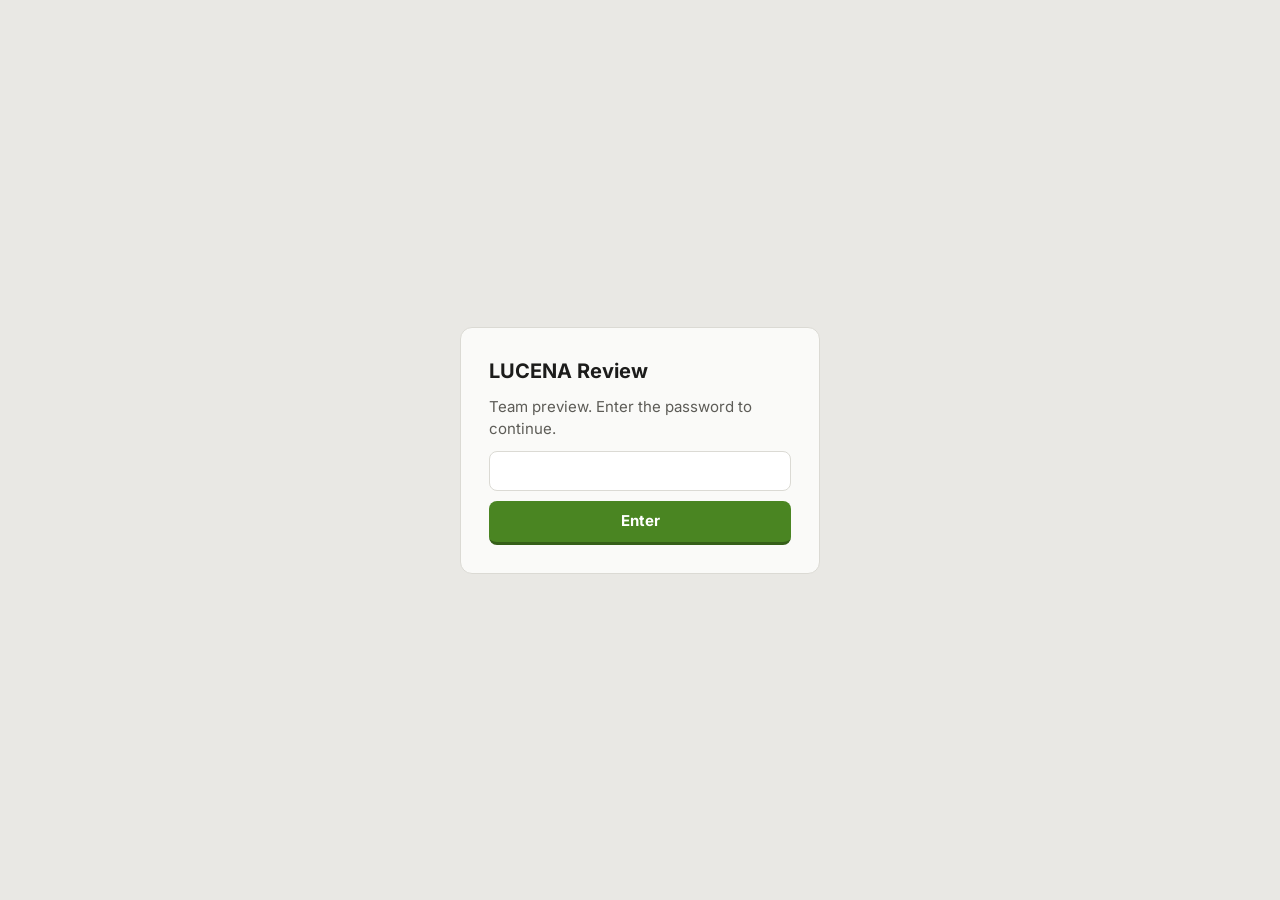
<file: index.html>
<!doctype html>
<html lang="en">
  <head>
    <meta charset="UTF-8" />
    <meta name="viewport" content="width=device-width, initial-scale=1.0" />
    <title>LUCENA Review Prototype</title>
    <script type="module" crossorigin src="./assets/index-BzWIVjGq.js"></script>
    <link rel="modulepreload" crossorigin href="./assets/rolldown-runtime-WkwZ5CU-.js">
    <link rel="stylesheet" crossorigin href="./assets/index-B5RlWLsZ.css">
  </head>
  <body>
    <div id="root"></div>
  </body>
</html>
</file>
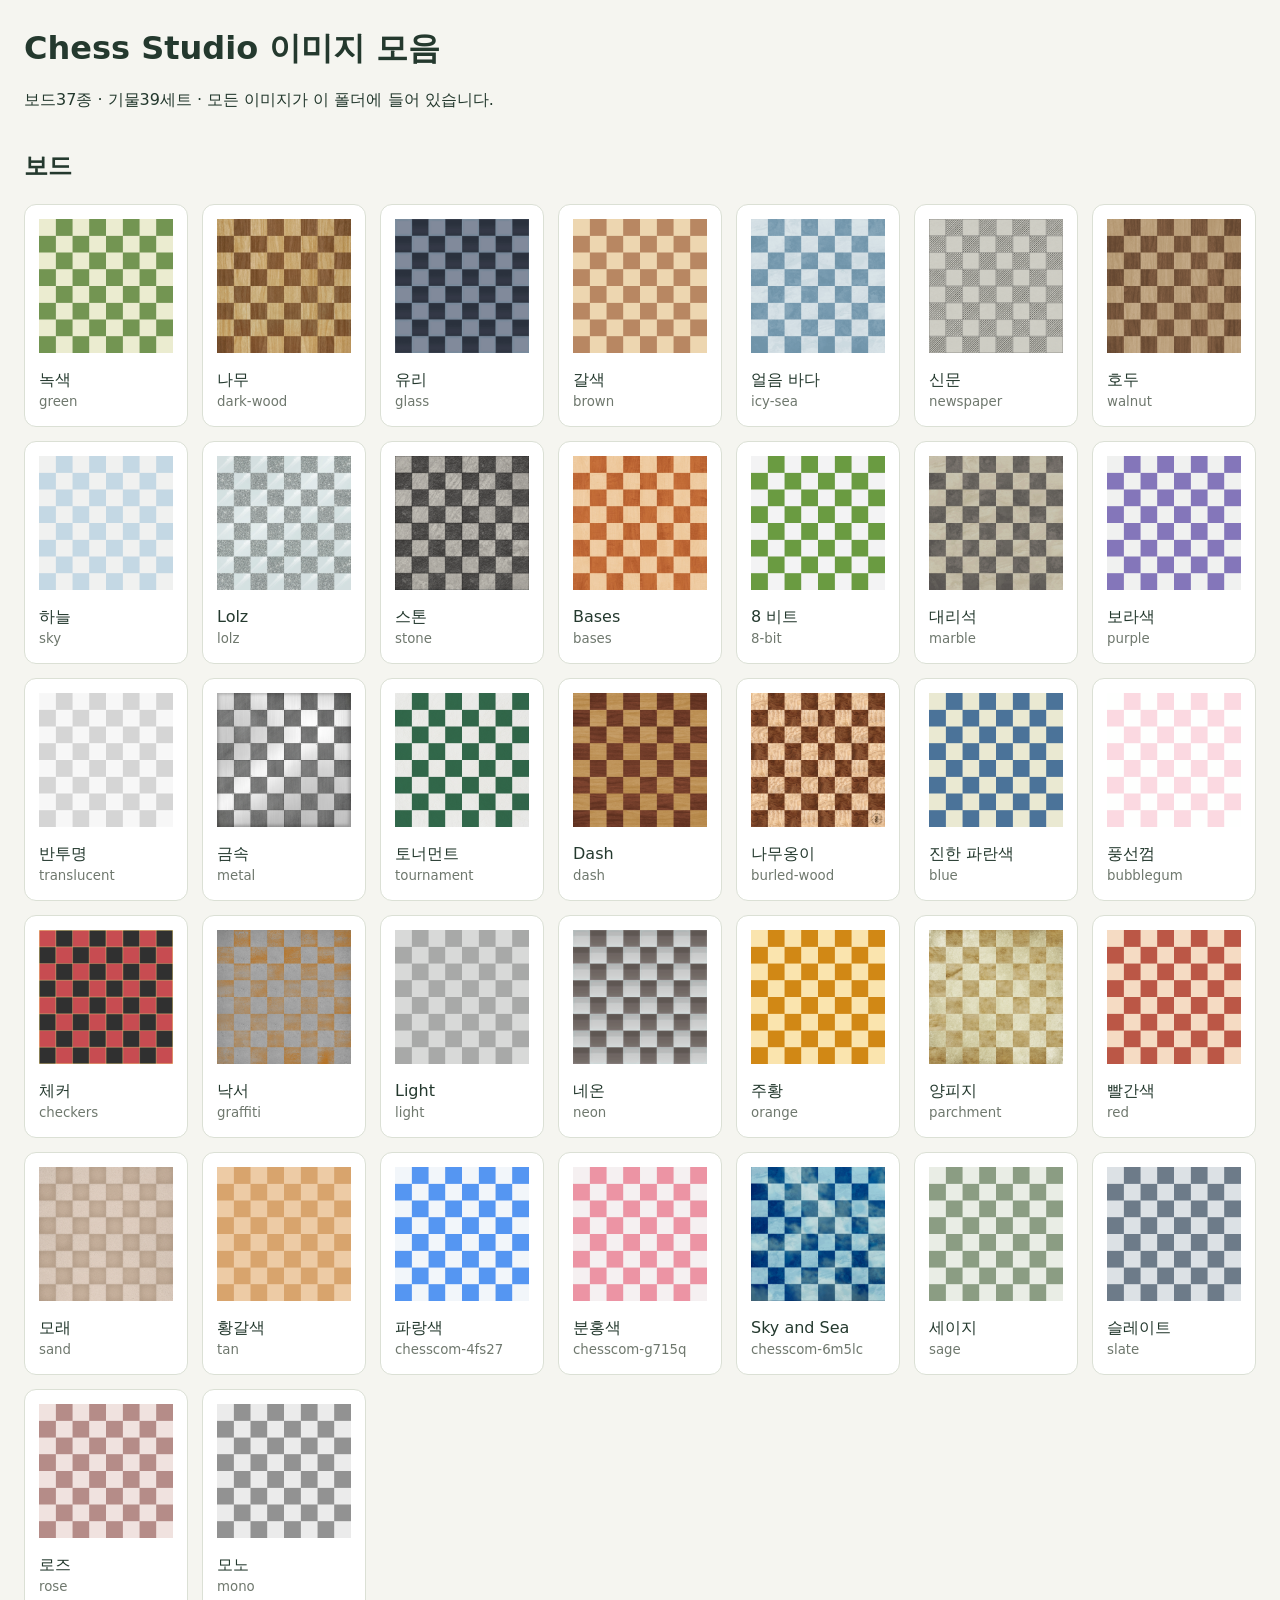
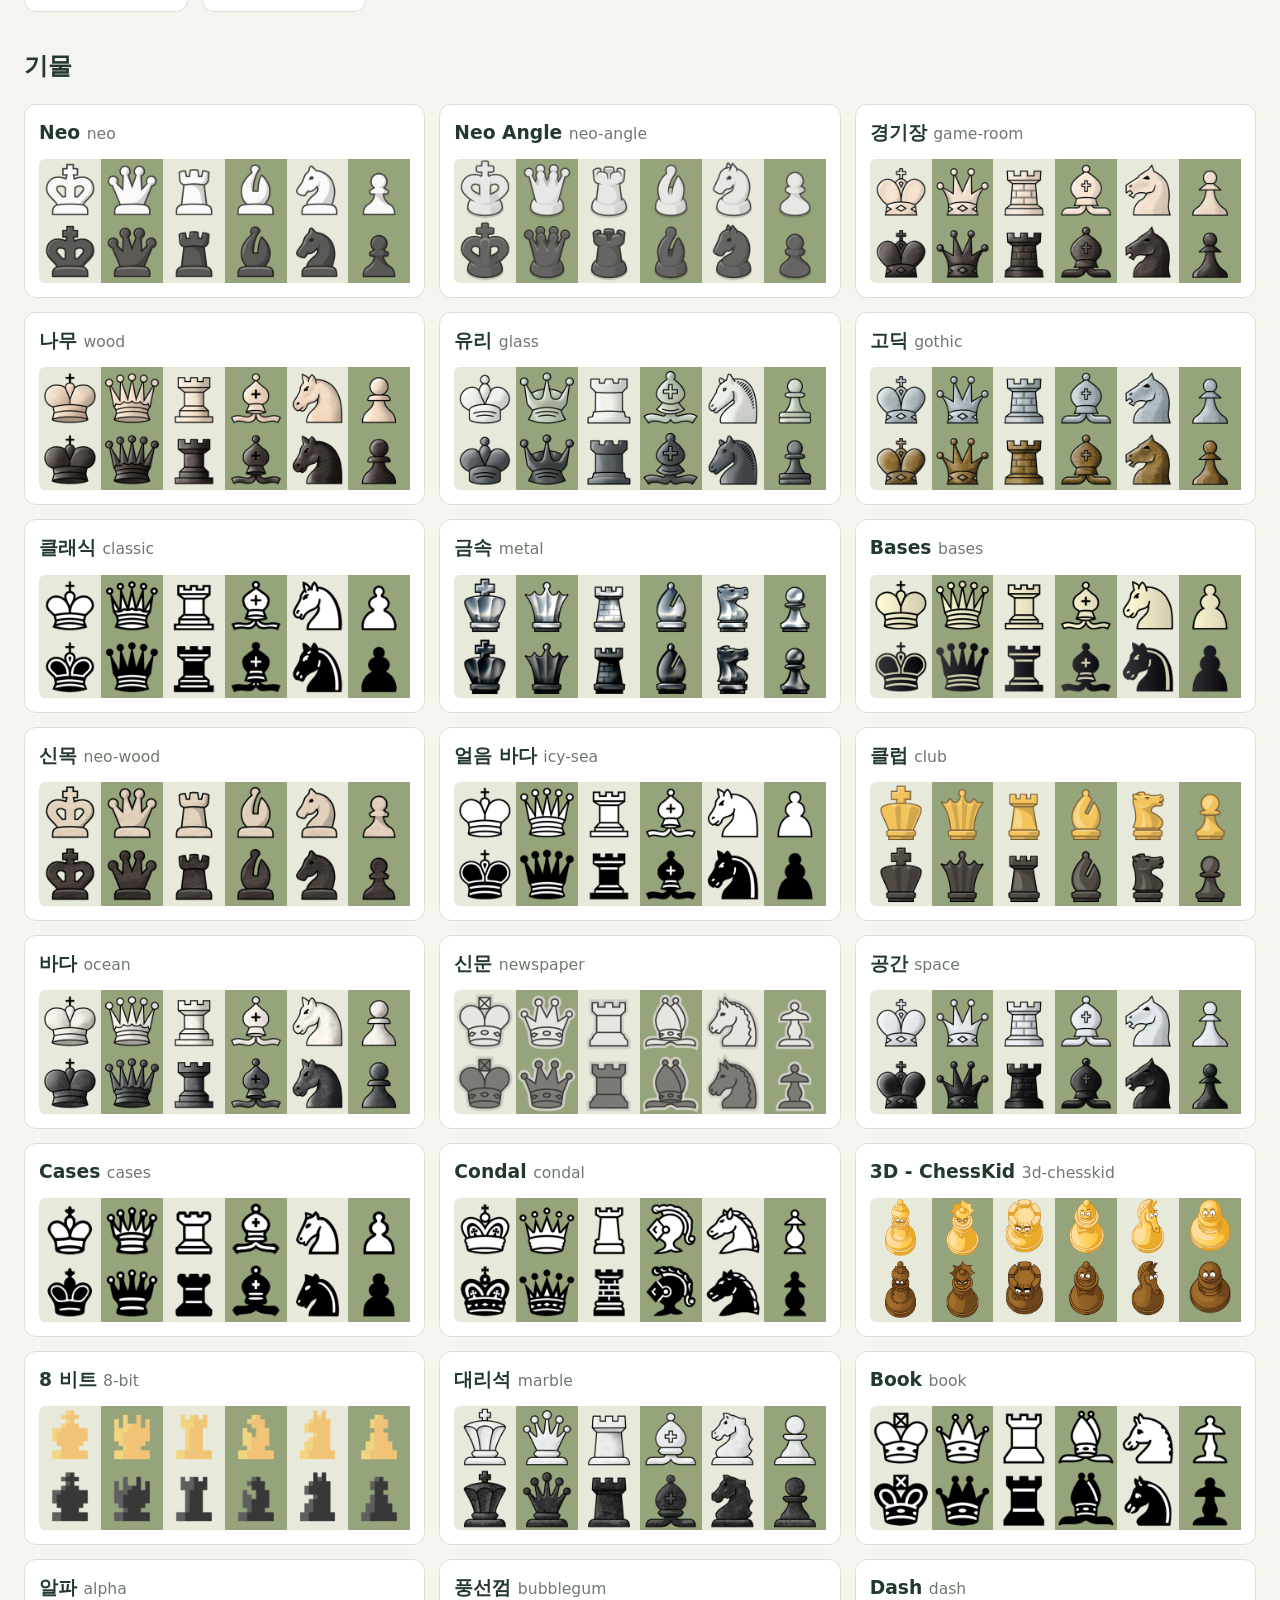
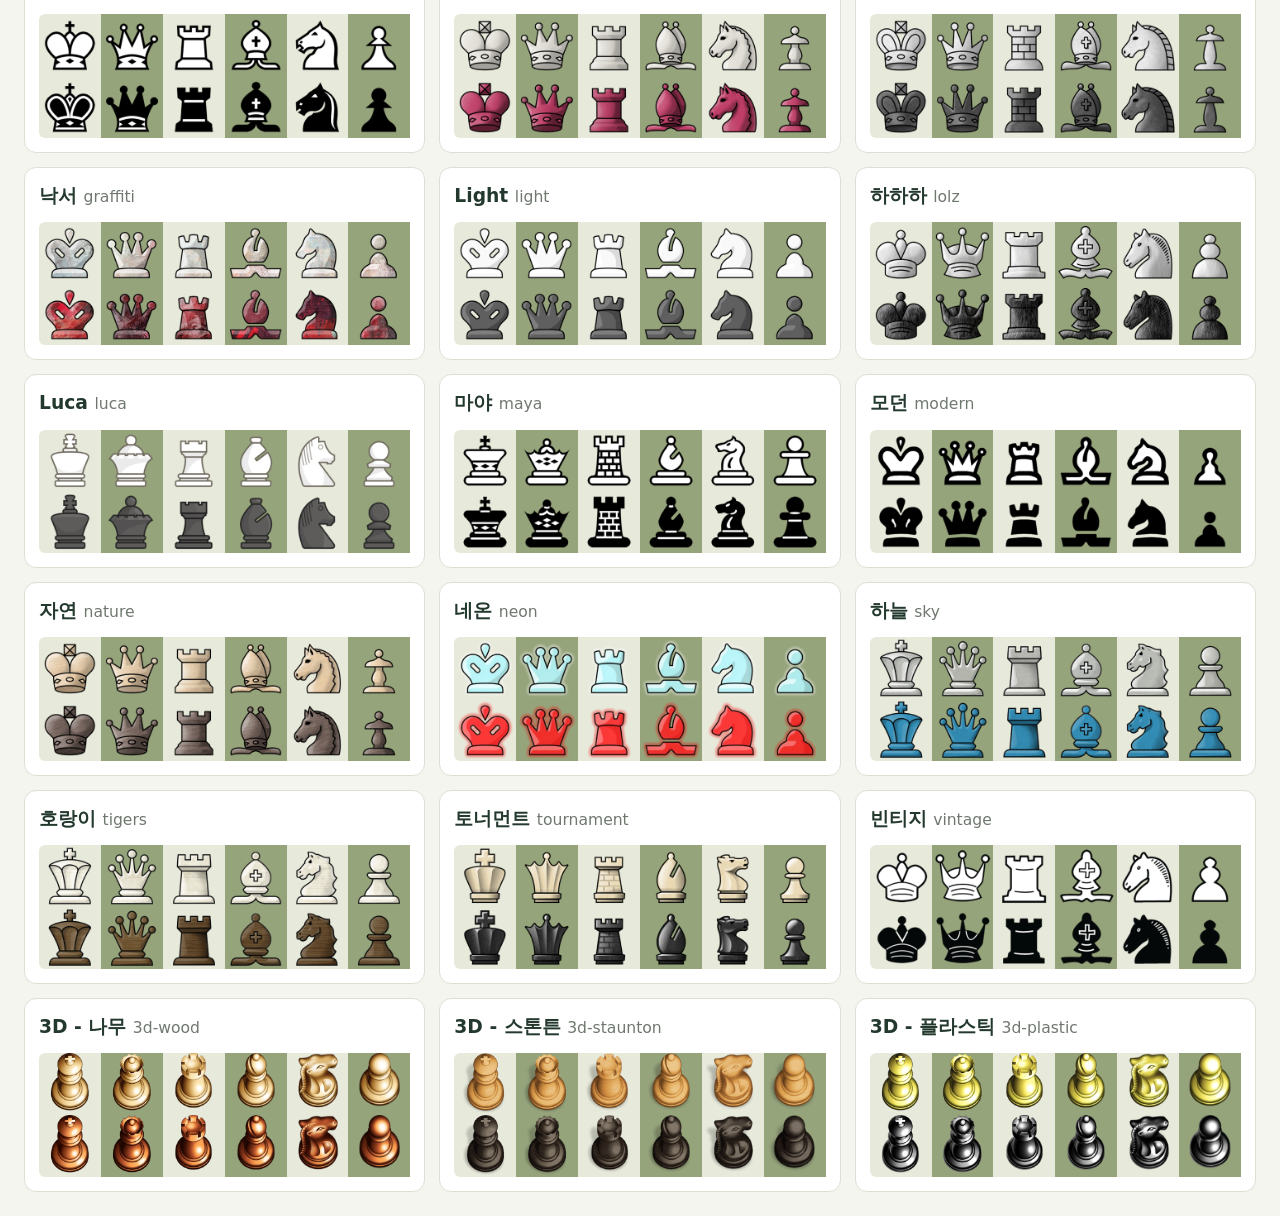
<file: local-themes/chess-studio-images/index.html>
<!doctype html><html lang="ko"><meta charset="utf-8"><meta name="viewport" content="width=device-width,initial-scale=1"><title>Chess Studio 이미지 모음</title><style>
body{font:16px/1.5 system-ui,sans-serif;margin:0;padding:24px;background:#f5f5f0;color:#24392e}h1{margin:0}h2{margin-top:36px}small{color:#6f786e;font-weight:400}figure,article{margin:0;padding:14px;border:1px solid #dbe0d5;border-radius:12px;background:#fff}.boards{display:grid;grid-template-columns:repeat(auto-fill,minmax(160px,1fr));gap:14px}.boards img{width:100%;aspect-ratio:1;object-fit:contain}figcaption{margin-top:8px}figcaption small{display:block}.sets{display:grid;grid-template-columns:repeat(auto-fill,minmax(300px,1fr));gap:14px}h3{margin:0 0 12px}.pieces{display:grid;grid-template-columns:repeat(6,1fr);background:#e7e9db;border-radius:6px}.pieces img{width:100%;aspect-ratio:1;object-fit:contain}.pieces img:nth-child(even){background:#96a47c}
</style><h1>Chess Studio 이미지 모음</h1><p>보드37종 · 기물39세트 · 모든 이미지가 이 폴더에 들어 있습니다.</p><h2>보드</h2><section class="boards"><figure><img src="boards/green/board.png" alt="녹색"><figcaption>녹색 <small>green</small></figcaption></figure><figure><img src="boards/dark-wood/board.webp" alt="나무"><figcaption>나무 <small>dark-wood</small></figcaption></figure><figure><img src="boards/glass/board.png" alt="유리"><figcaption>유리 <small>glass</small></figcaption></figure><figure><img src="boards/brown/board.png" alt="갈색"><figcaption>갈색 <small>brown</small></figcaption></figure><figure><img src="boards/icy-sea/board.png" alt="얼음 바다"><figcaption>얼음 바다 <small>icy-sea</small></figcaption></figure><figure><img src="boards/newspaper/board.webp" alt="신문"><figcaption>신문 <small>newspaper</small></figcaption></figure><figure><img src="boards/walnut/board.png" alt="호두"><figcaption>호두 <small>walnut</small></figcaption></figure><figure><img src="boards/sky/board.png" alt="하늘"><figcaption>하늘 <small>sky</small></figcaption></figure><figure><img src="boards/lolz/board.webp" alt="Lolz"><figcaption>Lolz <small>lolz</small></figcaption></figure><figure><img src="boards/stone/board.webp" alt="스톤"><figcaption>스톤 <small>stone</small></figcaption></figure><figure><img src="boards/bases/board.webp" alt="Bases"><figcaption>Bases <small>bases</small></figcaption></figure><figure><img src="boards/8-bit/board.png" alt="8 비트"><figcaption>8 비트 <small>8-bit</small></figcaption></figure><figure><img src="boards/marble/board.webp" alt="대리석"><figcaption>대리석 <small>marble</small></figcaption></figure><figure><img src="boards/purple/board.png" alt="보라색"><figcaption>보라색 <small>purple</small></figcaption></figure><figure><img src="boards/translucent/board.png" alt="반투명"><figcaption>반투명 <small>translucent</small></figcaption></figure><figure><img src="boards/metal/board.webp" alt="금속"><figcaption>금속 <small>metal</small></figcaption></figure><figure><img src="boards/tournament/board.webp" alt="토너먼트"><figcaption>토너먼트 <small>tournament</small></figcaption></figure><figure><img src="boards/dash/board.png" alt="Dash"><figcaption>Dash <small>dash</small></figcaption></figure><figure><img src="boards/burled-wood/board.webp" alt="나무옹이"><figcaption>나무옹이 <small>burled-wood</small></figcaption></figure><figure><img src="boards/blue/board.png" alt="진한 파란색"><figcaption>진한 파란색 <small>blue</small></figcaption></figure><figure><img src="boards/bubblegum/board.png" alt="풍선껌"><figcaption>풍선껌 <small>bubblegum</small></figcaption></figure><figure><img src="boards/checkers/board.png" alt="체커"><figcaption>체커 <small>checkers</small></figcaption></figure><figure><img src="boards/graffiti/board.webp" alt="낙서"><figcaption>낙서 <small>graffiti</small></figcaption></figure><figure><img src="boards/light/board.png" alt="Light"><figcaption>Light <small>light</small></figcaption></figure><figure><img src="boards/neon/board.png" alt="네온"><figcaption>네온 <small>neon</small></figcaption></figure><figure><img src="boards/orange/board.png" alt="주황"><figcaption>주황 <small>orange</small></figcaption></figure><figure><img src="boards/parchment/board.webp" alt="양피지"><figcaption>양피지 <small>parchment</small></figcaption></figure><figure><img src="boards/red/board.png" alt="빨간색"><figcaption>빨간색 <small>red</small></figcaption></figure><figure><img src="boards/sand/board.webp" alt="모래"><figcaption>모래 <small>sand</small></figcaption></figure><figure><img src="boards/tan/board.png" alt="황갈색"><figcaption>황갈색 <small>tan</small></figcaption></figure><figure><img src="boards/chesscom-4fs27/board.png" alt="파랑색"><figcaption>파랑색 <small>chesscom-4fs27</small></figcaption></figure><figure><img src="boards/chesscom-g715q/board.png" alt="분홍색"><figcaption>분홍색 <small>chesscom-g715q</small></figcaption></figure><figure><img src="boards/chesscom-6m5lc/board.jpg" alt="Sky and Sea"><figcaption>Sky and Sea <small>chesscom-6m5lc</small></figcaption></figure><figure><img src="boards/sage/board.png" alt="세이지"><figcaption>세이지 <small>sage</small></figcaption></figure><figure><img src="boards/slate/board.png" alt="슬레이트"><figcaption>슬레이트 <small>slate</small></figcaption></figure><figure><img src="boards/rose/board.png" alt="로즈"><figcaption>로즈 <small>rose</small></figcaption></figure><figure><img src="boards/mono/board.png" alt="모노"><figcaption>모노 <small>mono</small></figcaption></figure></section><h2>기물</h2><section class="sets"><article><h3>Neo <small>neo</small></h3><div class="pieces"><img src="pieces/neo/wk.png" alt="wk" title="wk"><img src="pieces/neo/wq.png" alt="wq" title="wq"><img src="pieces/neo/wr.webp" alt="wr" title="wr"><img src="pieces/neo/wb.webp" alt="wb" title="wb"><img src="pieces/neo/wn.png" alt="wn" title="wn"><img src="pieces/neo/wp.webp" alt="wp" title="wp"><img src="pieces/neo/bk.webp" alt="bk" title="bk"><img src="pieces/neo/bq.png" alt="bq" title="bq"><img src="pieces/neo/br.webp" alt="br" title="br"><img src="pieces/neo/bb.webp" alt="bb" title="bb"><img src="pieces/neo/bn.webp" alt="bn" title="bn"><img src="pieces/neo/bp.webp" alt="bp" title="bp"></div></article><article><h3>Neo Angle <small>neo-angle</small></h3><div class="pieces"><img src="pieces/neo-angle/wk.webp" alt="wk" title="wk"><img src="pieces/neo-angle/wq.webp" alt="wq" title="wq"><img src="pieces/neo-angle/wr.webp" alt="wr" title="wr"><img src="pieces/neo-angle/wb.webp" alt="wb" title="wb"><img src="pieces/neo-angle/wn.webp" alt="wn" title="wn"><img src="pieces/neo-angle/wp.webp" alt="wp" title="wp"><img src="pieces/neo-angle/bk.webp" alt="bk" title="bk"><img src="pieces/neo-angle/bq.webp" alt="bq" title="bq"><img src="pieces/neo-angle/br.webp" alt="br" title="br"><img src="pieces/neo-angle/bb.webp" alt="bb" title="bb"><img src="pieces/neo-angle/bn.webp" alt="bn" title="bn"><img src="pieces/neo-angle/bp.webp" alt="bp" title="bp"></div></article><article><h3>경기장 <small>game-room</small></h3><div class="pieces"><img src="pieces/game-room/wk.png" alt="wk" title="wk"><img src="pieces/game-room/wq.png" alt="wq" title="wq"><img src="pieces/game-room/wr.png" alt="wr" title="wr"><img src="pieces/game-room/wb.png" alt="wb" title="wb"><img src="pieces/game-room/wn.png" alt="wn" title="wn"><img src="pieces/game-room/wp.png" alt="wp" title="wp"><img src="pieces/game-room/bk.png" alt="bk" title="bk"><img src="pieces/game-room/bq.png" alt="bq" title="bq"><img src="pieces/game-room/br.png" alt="br" title="br"><img src="pieces/game-room/bb.png" alt="bb" title="bb"><img src="pieces/game-room/bn.png" alt="bn" title="bn"><img src="pieces/game-room/bp.png" alt="bp" title="bp"></div></article><article><h3>나무 <small>wood</small></h3><div class="pieces"><img src="pieces/wood/wk.png" alt="wk" title="wk"><img src="pieces/wood/wq.png" alt="wq" title="wq"><img src="pieces/wood/wr.png" alt="wr" title="wr"><img src="pieces/wood/wb.png" alt="wb" title="wb"><img src="pieces/wood/wn.webp" alt="wn" title="wn"><img src="pieces/wood/wp.png" alt="wp" title="wp"><img src="pieces/wood/bk.png" alt="bk" title="bk"><img src="pieces/wood/bq.png" alt="bq" title="bq"><img src="pieces/wood/br.png" alt="br" title="br"><img src="pieces/wood/bb.png" alt="bb" title="bb"><img src="pieces/wood/bn.png" alt="bn" title="bn"><img src="pieces/wood/bp.png" alt="bp" title="bp"></div></article><article><h3>유리 <small>glass</small></h3><div class="pieces"><img src="pieces/glass/wk.png" alt="wk" title="wk"><img src="pieces/glass/wq.png" alt="wq" title="wq"><img src="pieces/glass/wr.png" alt="wr" title="wr"><img src="pieces/glass/wb.png" alt="wb" title="wb"><img src="pieces/glass/wn.png" alt="wn" title="wn"><img src="pieces/glass/wp.png" alt="wp" title="wp"><img src="pieces/glass/bk.png" alt="bk" title="bk"><img src="pieces/glass/bq.png" alt="bq" title="bq"><img src="pieces/glass/br.png" alt="br" title="br"><img src="pieces/glass/bb.png" alt="bb" title="bb"><img src="pieces/glass/bn.png" alt="bn" title="bn"><img src="pieces/glass/bp.png" alt="bp" title="bp"></div></article><article><h3>고딕 <small>gothic</small></h3><div class="pieces"><img src="pieces/gothic/wk.png" alt="wk" title="wk"><img src="pieces/gothic/wq.png" alt="wq" title="wq"><img src="pieces/gothic/wr.png" alt="wr" title="wr"><img src="pieces/gothic/wb.png" alt="wb" title="wb"><img src="pieces/gothic/wn.png" alt="wn" title="wn"><img src="pieces/gothic/wp.png" alt="wp" title="wp"><img src="pieces/gothic/bk.webp" alt="bk" title="bk"><img src="pieces/gothic/bq.png" alt="bq" title="bq"><img src="pieces/gothic/br.png" alt="br" title="br"><img src="pieces/gothic/bb.png" alt="bb" title="bb"><img src="pieces/gothic/bn.png" alt="bn" title="bn"><img src="pieces/gothic/bp.png" alt="bp" title="bp"></div></article><article><h3>클래식 <small>classic</small></h3><div class="pieces"><img src="pieces/classic/wk.png" alt="wk" title="wk"><img src="pieces/classic/wq.png" alt="wq" title="wq"><img src="pieces/classic/wr.png" alt="wr" title="wr"><img src="pieces/classic/wb.png" alt="wb" title="wb"><img src="pieces/classic/wn.png" alt="wn" title="wn"><img src="pieces/classic/wp.png" alt="wp" title="wp"><img src="pieces/classic/bk.png" alt="bk" title="bk"><img src="pieces/classic/bq.png" alt="bq" title="bq"><img src="pieces/classic/br.png" alt="br" title="br"><img src="pieces/classic/bb.png" alt="bb" title="bb"><img src="pieces/classic/bn.png" alt="bn" title="bn"><img src="pieces/classic/bp.png" alt="bp" title="bp"></div></article><article><h3>금속 <small>metal</small></h3><div class="pieces"><img src="pieces/metal/wk.png" alt="wk" title="wk"><img src="pieces/metal/wq.png" alt="wq" title="wq"><img src="pieces/metal/wr.webp" alt="wr" title="wr"><img src="pieces/metal/wb.png" alt="wb" title="wb"><img src="pieces/metal/wn.png" alt="wn" title="wn"><img src="pieces/metal/wp.png" alt="wp" title="wp"><img src="pieces/metal/bk.png" alt="bk" title="bk"><img src="pieces/metal/bq.png" alt="bq" title="bq"><img src="pieces/metal/br.png" alt="br" title="br"><img src="pieces/metal/bb.png" alt="bb" title="bb"><img src="pieces/metal/bn.png" alt="bn" title="bn"><img src="pieces/metal/bp.png" alt="bp" title="bp"></div></article><article><h3>Bases <small>bases</small></h3><div class="pieces"><img src="pieces/bases/wk.png" alt="wk" title="wk"><img src="pieces/bases/wq.png" alt="wq" title="wq"><img src="pieces/bases/wr.png" alt="wr" title="wr"><img src="pieces/bases/wb.png" alt="wb" title="wb"><img src="pieces/bases/wn.png" alt="wn" title="wn"><img src="pieces/bases/wp.png" alt="wp" title="wp"><img src="pieces/bases/bk.png" alt="bk" title="bk"><img src="pieces/bases/bq.png" alt="bq" title="bq"><img src="pieces/bases/br.png" alt="br" title="br"><img src="pieces/bases/bb.png" alt="bb" title="bb"><img src="pieces/bases/bn.png" alt="bn" title="bn"><img src="pieces/bases/bp.png" alt="bp" title="bp"></div></article><article><h3>신목 <small>neo-wood</small></h3><div class="pieces"><img src="pieces/neo-wood/wk.png" alt="wk" title="wk"><img src="pieces/neo-wood/wq.png" alt="wq" title="wq"><img src="pieces/neo-wood/wr.png" alt="wr" title="wr"><img src="pieces/neo-wood/wb.png" alt="wb" title="wb"><img src="pieces/neo-wood/wn.png" alt="wn" title="wn"><img src="pieces/neo-wood/wp.png" alt="wp" title="wp"><img src="pieces/neo-wood/bk.png" alt="bk" title="bk"><img src="pieces/neo-wood/bq.png" alt="bq" title="bq"><img src="pieces/neo-wood/br.png" alt="br" title="br"><img src="pieces/neo-wood/bb.png" alt="bb" title="bb"><img src="pieces/neo-wood/bn.png" alt="bn" title="bn"><img src="pieces/neo-wood/bp.png" alt="bp" title="bp"></div></article><article><h3>얼음 바다 <small>icy-sea</small></h3><div class="pieces"><img src="pieces/icy-sea/wk.webp" alt="wk" title="wk"><img src="pieces/icy-sea/wq.png" alt="wq" title="wq"><img src="pieces/icy-sea/wr.png" alt="wr" title="wr"><img src="pieces/icy-sea/wb.png" alt="wb" title="wb"><img src="pieces/icy-sea/wn.png" alt="wn" title="wn"><img src="pieces/icy-sea/wp.png" alt="wp" title="wp"><img src="pieces/icy-sea/bk.webp" alt="bk" title="bk"><img src="pieces/icy-sea/bq.webp" alt="bq" title="bq"><img src="pieces/icy-sea/br.webp" alt="br" title="br"><img src="pieces/icy-sea/bb.webp" alt="bb" title="bb"><img src="pieces/icy-sea/bn.webp" alt="bn" title="bn"><img src="pieces/icy-sea/bp.webp" alt="bp" title="bp"></div></article><article><h3>클럽 <small>club</small></h3><div class="pieces"><img src="pieces/club/wk.png" alt="wk" title="wk"><img src="pieces/club/wq.png" alt="wq" title="wq"><img src="pieces/club/wr.png" alt="wr" title="wr"><img src="pieces/club/wb.png" alt="wb" title="wb"><img src="pieces/club/wn.png" alt="wn" title="wn"><img src="pieces/club/wp.png" alt="wp" title="wp"><img src="pieces/club/bk.png" alt="bk" title="bk"><img src="pieces/club/bq.png" alt="bq" title="bq"><img src="pieces/club/br.png" alt="br" title="br"><img src="pieces/club/bb.png" alt="bb" title="bb"><img src="pieces/club/bn.png" alt="bn" title="bn"><img src="pieces/club/bp.png" alt="bp" title="bp"></div></article><article><h3>바다 <small>ocean</small></h3><div class="pieces"><img src="pieces/ocean/wk.png" alt="wk" title="wk"><img src="pieces/ocean/wq.png" alt="wq" title="wq"><img src="pieces/ocean/wr.png" alt="wr" title="wr"><img src="pieces/ocean/wb.png" alt="wb" title="wb"><img src="pieces/ocean/wn.png" alt="wn" title="wn"><img src="pieces/ocean/wp.png" alt="wp" title="wp"><img src="pieces/ocean/bk.png" alt="bk" title="bk"><img src="pieces/ocean/bq.png" alt="bq" title="bq"><img src="pieces/ocean/br.png" alt="br" title="br"><img src="pieces/ocean/bb.png" alt="bb" title="bb"><img src="pieces/ocean/bn.png" alt="bn" title="bn"><img src="pieces/ocean/bp.png" alt="bp" title="bp"></div></article><article><h3>신문 <small>newspaper</small></h3><div class="pieces"><img src="pieces/newspaper/wk.png" alt="wk" title="wk"><img src="pieces/newspaper/wq.png" alt="wq" title="wq"><img src="pieces/newspaper/wr.png" alt="wr" title="wr"><img src="pieces/newspaper/wb.png" alt="wb" title="wb"><img src="pieces/newspaper/wn.png" alt="wn" title="wn"><img src="pieces/newspaper/wp.png" alt="wp" title="wp"><img src="pieces/newspaper/bk.png" alt="bk" title="bk"><img src="pieces/newspaper/bq.png" alt="bq" title="bq"><img src="pieces/newspaper/br.webp" alt="br" title="br"><img src="pieces/newspaper/bb.png" alt="bb" title="bb"><img src="pieces/newspaper/bn.png" alt="bn" title="bn"><img src="pieces/newspaper/bp.png" alt="bp" title="bp"></div></article><article><h3>공간 <small>space</small></h3><div class="pieces"><img src="pieces/space/wk.png" alt="wk" title="wk"><img src="pieces/space/wq.png" alt="wq" title="wq"><img src="pieces/space/wr.png" alt="wr" title="wr"><img src="pieces/space/wb.png" alt="wb" title="wb"><img src="pieces/space/wn.png" alt="wn" title="wn"><img src="pieces/space/wp.png" alt="wp" title="wp"><img src="pieces/space/bk.png" alt="bk" title="bk"><img src="pieces/space/bq.png" alt="bq" title="bq"><img src="pieces/space/br.png" alt="br" title="br"><img src="pieces/space/bb.png" alt="bb" title="bb"><img src="pieces/space/bn.png" alt="bn" title="bn"><img src="pieces/space/bp.png" alt="bp" title="bp"></div></article><article><h3>Cases <small>cases</small></h3><div class="pieces"><img src="pieces/cases/wk.png" alt="wk" title="wk"><img src="pieces/cases/wq.png" alt="wq" title="wq"><img src="pieces/cases/wr.png" alt="wr" title="wr"><img src="pieces/cases/wb.png" alt="wb" title="wb"><img src="pieces/cases/wn.png" alt="wn" title="wn"><img src="pieces/cases/wp.png" alt="wp" title="wp"><img src="pieces/cases/bk.png" alt="bk" title="bk"><img src="pieces/cases/bq.png" alt="bq" title="bq"><img src="pieces/cases/br.png" alt="br" title="br"><img src="pieces/cases/bb.png" alt="bb" title="bb"><img src="pieces/cases/bn.png" alt="bn" title="bn"><img src="pieces/cases/bp.png" alt="bp" title="bp"></div></article><article><h3>Condal <small>condal</small></h3><div class="pieces"><img src="pieces/condal/wk.png" alt="wk" title="wk"><img src="pieces/condal/wq.png" alt="wq" title="wq"><img src="pieces/condal/wr.png" alt="wr" title="wr"><img src="pieces/condal/wb.png" alt="wb" title="wb"><img src="pieces/condal/wn.png" alt="wn" title="wn"><img src="pieces/condal/wp.png" alt="wp" title="wp"><img src="pieces/condal/bk.png" alt="bk" title="bk"><img src="pieces/condal/bq.png" alt="bq" title="bq"><img src="pieces/condal/br.png" alt="br" title="br"><img src="pieces/condal/bb.png" alt="bb" title="bb"><img src="pieces/condal/bn.png" alt="bn" title="bn"><img src="pieces/condal/bp.png" alt="bp" title="bp"></div></article><article><h3>3D - ChessKid <small>3d-chesskid</small></h3><div class="pieces"><img src="pieces/3d-chesskid/wk.png" alt="wk" title="wk"><img src="pieces/3d-chesskid/wq.png" alt="wq" title="wq"><img src="pieces/3d-chesskid/wr.png" alt="wr" title="wr"><img src="pieces/3d-chesskid/wb.png" alt="wb" title="wb"><img src="pieces/3d-chesskid/wn.png" alt="wn" title="wn"><img src="pieces/3d-chesskid/wp.png" alt="wp" title="wp"><img src="pieces/3d-chesskid/bk.png" alt="bk" title="bk"><img src="pieces/3d-chesskid/bq.png" alt="bq" title="bq"><img src="pieces/3d-chesskid/br.png" alt="br" title="br"><img src="pieces/3d-chesskid/bb.png" alt="bb" title="bb"><img src="pieces/3d-chesskid/bn.png" alt="bn" title="bn"><img src="pieces/3d-chesskid/bp.png" alt="bp" title="bp"></div></article><article><h3>8 비트 <small>8-bit</small></h3><div class="pieces"><img src="pieces/8-bit/wk.png" alt="wk" title="wk"><img src="pieces/8-bit/wq.png" alt="wq" title="wq"><img src="pieces/8-bit/wr.png" alt="wr" title="wr"><img src="pieces/8-bit/wb.png" alt="wb" title="wb"><img src="pieces/8-bit/wn.png" alt="wn" title="wn"><img src="pieces/8-bit/wp.png" alt="wp" title="wp"><img src="pieces/8-bit/bk.png" alt="bk" title="bk"><img src="pieces/8-bit/bq.png" alt="bq" title="bq"><img src="pieces/8-bit/br.png" alt="br" title="br"><img src="pieces/8-bit/bb.png" alt="bb" title="bb"><img src="pieces/8-bit/bn.png" alt="bn" title="bn"><img src="pieces/8-bit/bp.png" alt="bp" title="bp"></div></article><article><h3>대리석 <small>marble</small></h3><div class="pieces"><img src="pieces/marble/wk.png" alt="wk" title="wk"><img src="pieces/marble/wq.png" alt="wq" title="wq"><img src="pieces/marble/wr.png" alt="wr" title="wr"><img src="pieces/marble/wb.png" alt="wb" title="wb"><img src="pieces/marble/wn.png" alt="wn" title="wn"><img src="pieces/marble/wp.png" alt="wp" title="wp"><img src="pieces/marble/bk.png" alt="bk" title="bk"><img src="pieces/marble/bq.png" alt="bq" title="bq"><img src="pieces/marble/br.png" alt="br" title="br"><img src="pieces/marble/bb.png" alt="bb" title="bb"><img src="pieces/marble/bn.png" alt="bn" title="bn"><img src="pieces/marble/bp.png" alt="bp" title="bp"></div></article><article><h3>Book <small>book</small></h3><div class="pieces"><img src="pieces/book/wk.png" alt="wk" title="wk"><img src="pieces/book/wq.png" alt="wq" title="wq"><img src="pieces/book/wr.png" alt="wr" title="wr"><img src="pieces/book/wb.png" alt="wb" title="wb"><img src="pieces/book/wn.png" alt="wn" title="wn"><img src="pieces/book/wp.png" alt="wp" title="wp"><img src="pieces/book/bk.png" alt="bk" title="bk"><img src="pieces/book/bq.png" alt="bq" title="bq"><img src="pieces/book/br.png" alt="br" title="br"><img src="pieces/book/bb.png" alt="bb" title="bb"><img src="pieces/book/bn.png" alt="bn" title="bn"><img src="pieces/book/bp.png" alt="bp" title="bp"></div></article><article><h3>알파 <small>alpha</small></h3><div class="pieces"><img src="pieces/alpha/wk.png" alt="wk" title="wk"><img src="pieces/alpha/wq.png" alt="wq" title="wq"><img src="pieces/alpha/wr.png" alt="wr" title="wr"><img src="pieces/alpha/wb.png" alt="wb" title="wb"><img src="pieces/alpha/wn.png" alt="wn" title="wn"><img src="pieces/alpha/wp.png" alt="wp" title="wp"><img src="pieces/alpha/bk.png" alt="bk" title="bk"><img src="pieces/alpha/bq.png" alt="bq" title="bq"><img src="pieces/alpha/br.png" alt="br" title="br"><img src="pieces/alpha/bb.png" alt="bb" title="bb"><img src="pieces/alpha/bn.png" alt="bn" title="bn"><img src="pieces/alpha/bp.png" alt="bp" title="bp"></div></article><article><h3>풍선껌 <small>bubblegum</small></h3><div class="pieces"><img src="pieces/bubblegum/wk.png" alt="wk" title="wk"><img src="pieces/bubblegum/wq.png" alt="wq" title="wq"><img src="pieces/bubblegum/wr.png" alt="wr" title="wr"><img src="pieces/bubblegum/wb.png" alt="wb" title="wb"><img src="pieces/bubblegum/wn.png" alt="wn" title="wn"><img src="pieces/bubblegum/wp.png" alt="wp" title="wp"><img src="pieces/bubblegum/bk.png" alt="bk" title="bk"><img src="pieces/bubblegum/bq.png" alt="bq" title="bq"><img src="pieces/bubblegum/br.png" alt="br" title="br"><img src="pieces/bubblegum/bb.png" alt="bb" title="bb"><img src="pieces/bubblegum/bn.png" alt="bn" title="bn"><img src="pieces/bubblegum/bp.png" alt="bp" title="bp"></div></article><article><h3>Dash <small>dash</small></h3><div class="pieces"><img src="pieces/dash/wk.png" alt="wk" title="wk"><img src="pieces/dash/wq.png" alt="wq" title="wq"><img src="pieces/dash/wr.png" alt="wr" title="wr"><img src="pieces/dash/wb.png" alt="wb" title="wb"><img src="pieces/dash/wn.png" alt="wn" title="wn"><img src="pieces/dash/wp.png" alt="wp" title="wp"><img src="pieces/dash/bk.png" alt="bk" title="bk"><img src="pieces/dash/bq.png" alt="bq" title="bq"><img src="pieces/dash/br.png" alt="br" title="br"><img src="pieces/dash/bb.png" alt="bb" title="bb"><img src="pieces/dash/bn.png" alt="bn" title="bn"><img src="pieces/dash/bp.png" alt="bp" title="bp"></div></article><article><h3>낙서 <small>graffiti</small></h3><div class="pieces"><img src="pieces/graffiti/wk.webp" alt="wk" title="wk"><img src="pieces/graffiti/wq.webp" alt="wq" title="wq"><img src="pieces/graffiti/wr.webp" alt="wr" title="wr"><img src="pieces/graffiti/wb.webp" alt="wb" title="wb"><img src="pieces/graffiti/wn.webp" alt="wn" title="wn"><img src="pieces/graffiti/wp.webp" alt="wp" title="wp"><img src="pieces/graffiti/bk.webp" alt="bk" title="bk"><img src="pieces/graffiti/bq.webp" alt="bq" title="bq"><img src="pieces/graffiti/br.webp" alt="br" title="br"><img src="pieces/graffiti/bb.webp" alt="bb" title="bb"><img src="pieces/graffiti/bn.webp" alt="bn" title="bn"><img src="pieces/graffiti/bp.webp" alt="bp" title="bp"></div></article><article><h3>Light <small>light</small></h3><div class="pieces"><img src="pieces/light/wk.png" alt="wk" title="wk"><img src="pieces/light/wq.png" alt="wq" title="wq"><img src="pieces/light/wr.png" alt="wr" title="wr"><img src="pieces/light/wb.png" alt="wb" title="wb"><img src="pieces/light/wn.png" alt="wn" title="wn"><img src="pieces/light/wp.png" alt="wp" title="wp"><img src="pieces/light/bk.png" alt="bk" title="bk"><img src="pieces/light/bq.png" alt="bq" title="bq"><img src="pieces/light/br.png" alt="br" title="br"><img src="pieces/light/bb.png" alt="bb" title="bb"><img src="pieces/light/bn.png" alt="bn" title="bn"><img src="pieces/light/bp.png" alt="bp" title="bp"></div></article><article><h3>하하하 <small>lolz</small></h3><div class="pieces"><img src="pieces/lolz/wk.png" alt="wk" title="wk"><img src="pieces/lolz/wq.png" alt="wq" title="wq"><img src="pieces/lolz/wr.png" alt="wr" title="wr"><img src="pieces/lolz/wb.png" alt="wb" title="wb"><img src="pieces/lolz/wn.png" alt="wn" title="wn"><img src="pieces/lolz/wp.png" alt="wp" title="wp"><img src="pieces/lolz/bk.png" alt="bk" title="bk"><img src="pieces/lolz/bq.png" alt="bq" title="bq"><img src="pieces/lolz/br.png" alt="br" title="br"><img src="pieces/lolz/bb.png" alt="bb" title="bb"><img src="pieces/lolz/bn.png" alt="bn" title="bn"><img src="pieces/lolz/bp.png" alt="bp" title="bp"></div></article><article><h3>Luca <small>luca</small></h3><div class="pieces"><img src="pieces/luca/wk.webp" alt="wk" title="wk"><img src="pieces/luca/wq.webp" alt="wq" title="wq"><img src="pieces/luca/wr.webp" alt="wr" title="wr"><img src="pieces/luca/wb.webp" alt="wb" title="wb"><img src="pieces/luca/wn.webp" alt="wn" title="wn"><img src="pieces/luca/wp.webp" alt="wp" title="wp"><img src="pieces/luca/bk.webp" alt="bk" title="bk"><img src="pieces/luca/bq.webp" alt="bq" title="bq"><img src="pieces/luca/br.webp" alt="br" title="br"><img src="pieces/luca/bb.webp" alt="bb" title="bb"><img src="pieces/luca/bn.webp" alt="bn" title="bn"><img src="pieces/luca/bp.webp" alt="bp" title="bp"></div></article><article><h3>마야 <small>maya</small></h3><div class="pieces"><img src="pieces/maya/wk.png" alt="wk" title="wk"><img src="pieces/maya/wq.png" alt="wq" title="wq"><img src="pieces/maya/wr.png" alt="wr" title="wr"><img src="pieces/maya/wb.png" alt="wb" title="wb"><img src="pieces/maya/wn.png" alt="wn" title="wn"><img src="pieces/maya/wp.png" alt="wp" title="wp"><img src="pieces/maya/bk.png" alt="bk" title="bk"><img src="pieces/maya/bq.png" alt="bq" title="bq"><img src="pieces/maya/br.png" alt="br" title="br"><img src="pieces/maya/bb.png" alt="bb" title="bb"><img src="pieces/maya/bn.png" alt="bn" title="bn"><img src="pieces/maya/bp.png" alt="bp" title="bp"></div></article><article><h3>모던 <small>modern</small></h3><div class="pieces"><img src="pieces/modern/wk.png" alt="wk" title="wk"><img src="pieces/modern/wq.png" alt="wq" title="wq"><img src="pieces/modern/wr.png" alt="wr" title="wr"><img src="pieces/modern/wb.png" alt="wb" title="wb"><img src="pieces/modern/wn.png" alt="wn" title="wn"><img src="pieces/modern/wp.png" alt="wp" title="wp"><img src="pieces/modern/bk.png" alt="bk" title="bk"><img src="pieces/modern/bq.png" alt="bq" title="bq"><img src="pieces/modern/br.png" alt="br" title="br"><img src="pieces/modern/bb.png" alt="bb" title="bb"><img src="pieces/modern/bn.png" alt="bn" title="bn"><img src="pieces/modern/bp.png" alt="bp" title="bp"></div></article><article><h3>자연 <small>nature</small></h3><div class="pieces"><img src="pieces/nature/wk.png" alt="wk" title="wk"><img src="pieces/nature/wq.png" alt="wq" title="wq"><img src="pieces/nature/wr.png" alt="wr" title="wr"><img src="pieces/nature/wb.png" alt="wb" title="wb"><img src="pieces/nature/wn.webp" alt="wn" title="wn"><img src="pieces/nature/wp.png" alt="wp" title="wp"><img src="pieces/nature/bk.png" alt="bk" title="bk"><img src="pieces/nature/bq.png" alt="bq" title="bq"><img src="pieces/nature/br.png" alt="br" title="br"><img src="pieces/nature/bb.png" alt="bb" title="bb"><img src="pieces/nature/bn.png" alt="bn" title="bn"><img src="pieces/nature/bp.png" alt="bp" title="bp"></div></article><article><h3>네온 <small>neon</small></h3><div class="pieces"><img src="pieces/neon/wk.webp" alt="wk" title="wk"><img src="pieces/neon/wq.webp" alt="wq" title="wq"><img src="pieces/neon/wr.webp" alt="wr" title="wr"><img src="pieces/neon/wb.webp" alt="wb" title="wb"><img src="pieces/neon/wn.webp" alt="wn" title="wn"><img src="pieces/neon/wp.webp" alt="wp" title="wp"><img src="pieces/neon/bk.webp" alt="bk" title="bk"><img src="pieces/neon/bq.webp" alt="bq" title="bq"><img src="pieces/neon/br.webp" alt="br" title="br"><img src="pieces/neon/bb.webp" alt="bb" title="bb"><img src="pieces/neon/bn.webp" alt="bn" title="bn"><img src="pieces/neon/bp.webp" alt="bp" title="bp"></div></article><article><h3>하늘 <small>sky</small></h3><div class="pieces"><img src="pieces/sky/wk.png" alt="wk" title="wk"><img src="pieces/sky/wq.png" alt="wq" title="wq"><img src="pieces/sky/wr.png" alt="wr" title="wr"><img src="pieces/sky/wb.png" alt="wb" title="wb"><img src="pieces/sky/wn.png" alt="wn" title="wn"><img src="pieces/sky/wp.png" alt="wp" title="wp"><img src="pieces/sky/bk.png" alt="bk" title="bk"><img src="pieces/sky/bq.png" alt="bq" title="bq"><img src="pieces/sky/br.png" alt="br" title="br"><img src="pieces/sky/bb.png" alt="bb" title="bb"><img src="pieces/sky/bn.png" alt="bn" title="bn"><img src="pieces/sky/bp.png" alt="bp" title="bp"></div></article><article><h3>호랑이 <small>tigers</small></h3><div class="pieces"><img src="pieces/tigers/wk.png" alt="wk" title="wk"><img src="pieces/tigers/wq.png" alt="wq" title="wq"><img src="pieces/tigers/wr.png" alt="wr" title="wr"><img src="pieces/tigers/wb.png" alt="wb" title="wb"><img src="pieces/tigers/wn.png" alt="wn" title="wn"><img src="pieces/tigers/wp.png" alt="wp" title="wp"><img src="pieces/tigers/bk.png" alt="bk" title="bk"><img src="pieces/tigers/bq.png" alt="bq" title="bq"><img src="pieces/tigers/br.png" alt="br" title="br"><img src="pieces/tigers/bb.png" alt="bb" title="bb"><img src="pieces/tigers/bn.png" alt="bn" title="bn"><img src="pieces/tigers/bp.png" alt="bp" title="bp"></div></article><article><h3>토너먼트 <small>tournament</small></h3><div class="pieces"><img src="pieces/tournament/wk.png" alt="wk" title="wk"><img src="pieces/tournament/wq.png" alt="wq" title="wq"><img src="pieces/tournament/wr.png" alt="wr" title="wr"><img src="pieces/tournament/wb.png" alt="wb" title="wb"><img src="pieces/tournament/wn.png" alt="wn" title="wn"><img src="pieces/tournament/wp.png" alt="wp" title="wp"><img src="pieces/tournament/bk.png" alt="bk" title="bk"><img src="pieces/tournament/bq.png" alt="bq" title="bq"><img src="pieces/tournament/br.png" alt="br" title="br"><img src="pieces/tournament/bb.png" alt="bb" title="bb"><img src="pieces/tournament/bn.png" alt="bn" title="bn"><img src="pieces/tournament/bp.png" alt="bp" title="bp"></div></article><article><h3>빈티지 <small>vintage</small></h3><div class="pieces"><img src="pieces/vintage/wk.png" alt="wk" title="wk"><img src="pieces/vintage/wq.png" alt="wq" title="wq"><img src="pieces/vintage/wr.png" alt="wr" title="wr"><img src="pieces/vintage/wb.png" alt="wb" title="wb"><img src="pieces/vintage/wn.png" alt="wn" title="wn"><img src="pieces/vintage/wp.png" alt="wp" title="wp"><img src="pieces/vintage/bk.png" alt="bk" title="bk"><img src="pieces/vintage/bq.png" alt="bq" title="bq"><img src="pieces/vintage/br.png" alt="br" title="br"><img src="pieces/vintage/bb.png" alt="bb" title="bb"><img src="pieces/vintage/bn.png" alt="bn" title="bn"><img src="pieces/vintage/bp.png" alt="bp" title="bp"></div></article><article><h3>3D - 나무 <small>3d-wood</small></h3><div class="pieces"><img src="pieces/3d-wood/wk.webp" alt="wk" title="wk"><img src="pieces/3d-wood/wq.webp" alt="wq" title="wq"><img src="pieces/3d-wood/wr.webp" alt="wr" title="wr"><img src="pieces/3d-wood/wb.webp" alt="wb" title="wb"><img src="pieces/3d-wood/wn.webp" alt="wn" title="wn"><img src="pieces/3d-wood/wp.webp" alt="wp" title="wp"><img src="pieces/3d-wood/bk.png" alt="bk" title="bk"><img src="pieces/3d-wood/bq.webp" alt="bq" title="bq"><img src="pieces/3d-wood/br.webp" alt="br" title="br"><img src="pieces/3d-wood/bb.webp" alt="bb" title="bb"><img src="pieces/3d-wood/bn.webp" alt="bn" title="bn"><img src="pieces/3d-wood/bp.png" alt="bp" title="bp"></div></article><article><h3>3D - 스톤튼 <small>3d-staunton</small></h3><div class="pieces"><img src="pieces/3d-staunton/wk.png" alt="wk" title="wk"><img src="pieces/3d-staunton/wq.png" alt="wq" title="wq"><img src="pieces/3d-staunton/wr.png" alt="wr" title="wr"><img src="pieces/3d-staunton/wb.png" alt="wb" title="wb"><img src="pieces/3d-staunton/wn.png" alt="wn" title="wn"><img src="pieces/3d-staunton/wp.png" alt="wp" title="wp"><img src="pieces/3d-staunton/bk.png" alt="bk" title="bk"><img src="pieces/3d-staunton/bq.png" alt="bq" title="bq"><img src="pieces/3d-staunton/br.png" alt="br" title="br"><img src="pieces/3d-staunton/bb.png" alt="bb" title="bb"><img src="pieces/3d-staunton/bn.png" alt="bn" title="bn"><img src="pieces/3d-staunton/bp.png" alt="bp" title="bp"></div></article><article><h3>3D - 플라스틱 <small>3d-plastic</small></h3><div class="pieces"><img src="pieces/3d-plastic/wk.webp" alt="wk" title="wk"><img src="pieces/3d-plastic/wq.webp" alt="wq" title="wq"><img src="pieces/3d-plastic/wr.webp" alt="wr" title="wr"><img src="pieces/3d-plastic/wb.webp" alt="wb" title="wb"><img src="pieces/3d-plastic/wn.webp" alt="wn" title="wn"><img src="pieces/3d-plastic/wp.webp" alt="wp" title="wp"><img src="pieces/3d-plastic/bk.png" alt="bk" title="bk"><img src="pieces/3d-plastic/bq.png" alt="bq" title="bq"><img src="pieces/3d-plastic/br.png" alt="br" title="br"><img src="pieces/3d-plastic/bb.png" alt="bb" title="bb"><img src="pieces/3d-plastic/bn.png" alt="bn" title="bn"><img src="pieces/3d-plastic/bp.png" alt="bp" title="bp"></div></article></section></html>
</file>
<file: assets/index-B5RlWLsZ.css>
@font-face{font-family:Inter Variable;font-style:normal;font-display:swap;font-weight:100 900;src:url(./inter-cyrillic-ext-wght-normal-BOeWTOD4.woff2)format("woff2-variations");unicode-range:U+460-52F,U+1C80-1C8A,U+20B4,U+2DE0-2DFF,U+A640-A69F,U+FE2E-FE2F}@font-face{font-family:Inter Variable;font-style:normal;font-display:swap;font-weight:100 900;src:url(./inter-cyrillic-wght-normal-DqGufNeO.woff2)format("woff2-variations");unicode-range:U+301,U+400-45F,U+490-491,U+4B0-4B1,U+2116}@font-face{font-family:Inter Variable;font-style:normal;font-display:swap;font-weight:100 900;src:url(./inter-greek-ext-wght-normal-DlzME5K_.woff2)format("woff2-variations");unicode-range:U+1F??}@font-face{font-family:Inter Variable;font-style:normal;font-display:swap;font-weight:100 900;src:url(./inter-greek-wght-normal-CkhJZR-_.woff2)format("woff2-variations");unicode-range:U+370-377,U+37A-37F,U+384-38A,U+38C,U+38E-3A1,U+3A3-3FF}@font-face{font-family:Inter Variable;font-style:normal;font-display:swap;font-weight:100 900;src:url(./inter-vietnamese-wght-normal-CBcvBZtf.woff2)format("woff2-variations");unicode-range:U+102-103,U+110-111,U+128-129,U+168-169,U+1A0-1A1,U+1AF-1B0,U+300-301,U+303-304,U+308-309,U+323,U+329,U+1EA0-1EF9,U+20AB}@font-face{font-family:Inter Variable;font-style:normal;font-display:swap;font-weight:100 900;src:url(./inter-latin-ext-wght-normal-DO1Apj_S.woff2)format("woff2-variations");unicode-range:U+100-2BA,U+2BD-2C5,U+2C7-2CC,U+2CE-2D7,U+2DD-2FF,U+304,U+308,U+329,U+1D00-1DBF,U+1E00-1E9F,U+1EF2-1EFF,U+2020,U+20A0-20AB,U+20AD-20C0,U+2113,U+2C60-2C7F,U+A720-A7FF}@font-face{font-family:Inter Variable;font-style:normal;font-display:swap;font-weight:100 900;src:url(./inter-latin-wght-normal-Dx4kXJAl.woff2)format("woff2-variations");unicode-range:U+??,U+131,U+152-153,U+2BB-2BC,U+2C6,U+2DA,U+2DC,U+304,U+308,U+329,U+2000-206F,U+20AC,U+2122,U+2191,U+2193,U+2212,U+2215,U+FEFF,U+FFFD}:root{--bg:#e9e8e4;--surface:#fafaf8;--surface-2:#f0efeb;--surface-3:#e6e5e0;--border:#dbdad4;--text:#1c1c1b;--text-2:#5d5c57;--ebony:#1f1f1d;--on-ebony:#f4f4f1;--on-ebony-2:#b4b3ac;--go:#4a8522;--go-edge:#355f18;--accent:#4a8522;--error:#c43d3d;--board-slab-start:#efefec;--board-slab-end:#d2d2cd;--square-light:#ffffff52;--square-dark:#46463f1f;--board-grid:#ffffffd9;--coord-on-light:#6b6b66;--coord-on-dark:#6b6b66;--board-frame:#f7f7f4;--board-edge:#d6d6d0;--selected:#1e1e1c29;--target:#1e1e1c38;--highlight-move:#ff3;--arrow-best:#8fc43f;--arrow-red:#ef5b3c;--arrow-blue:#3d8fd9;--arrow-orange:#ffa13d;--arrow-gray:#8a8a84;--risk:#e0453a;--grade-brilliant:#26c2a3;--grade-great:#749bbf;--grade-book:#d5a47d;--grade-best:#81b64c;--grade-excellent:#81b64c;--grade-good:#95b776;--grade-inaccuracy:#f7c631;--grade-mistake:#ffa459;--grade-miss:#ff7769;--grade-blunder:#fa412d;--grade-forced:#9e9d97;--ink-brilliant:#0d7d6b;--ink-great:#3e6c96;--ink-book:#8a5f35;--ink-best:#457a1f;--ink-excellent:#457a1f;--ink-good:#55733a;--ink-inaccuracy:#7d6200;--ink-mistake:#ad5310;--ink-miss:#b8392c;--ink-blunder:#c0291a;--ink-forced:#65645f;color:var(--text);background:var(--bg);-webkit-font-smoothing:antialiased;font-family:Inter Variable,-apple-system,BlinkMacSystemFont,Apple SD Gothic Neo,Noto Sans KR,Segoe UI,sans-serif;font-size:15px;line-height:1.5}*{box-sizing:border-box}body{margin:0}button,select,textarea{font:inherit;color:inherit}button{cursor:pointer;border:1px solid var(--border);background:var(--surface);border-radius:8px;justify-content:center;align-items:center;gap:6px;padding:6px 12px;font-weight:500;display:inline-flex}button:hover:not(:disabled){border-color:var(--text)}button:disabled{cursor:default;opacity:.45}button.go{background:var(--go);border:none;border-bottom:3px solid var(--go-edge);color:#fff;font-weight:700}button.go:hover:not(:disabled){filter:brightness(1.08)}button.wide{flex:1}button.link{color:var(--text-2);background:0 0;border:none;padding:0;font-weight:500;text-decoration:underline}.icon-button{color:inherit;background:0 0;border:none;border-radius:8px;padding:6px}.icon-button:hover:not(:disabled){background:#1c1c1b14}.icon{flex:none}button:focus-visible,select:focus-visible,textarea:focus-visible,input:focus-visible,summary:focus-visible{outline:2px solid var(--text);outline-offset:2px}.muted{color:var(--text-2)}.small{font-size:13px}.error{color:var(--error)}.visually-hidden{clip-path:inset(50%);white-space:nowrap;width:1px;height:1px;position:absolute;overflow:hidden}.app{min-height:100vh}.topbar{background:var(--surface);border-bottom:1px solid var(--border);align-items:center;gap:20px;padding:8px 24px;display:flex}.topbar h1{letter-spacing:-.01em;margin:0;font-size:17px;font-weight:700}.tag{color:var(--text-2);border:1px solid var(--border);vertical-align:middle;border-radius:999px;margin-left:6px;padding:1px 8px;font-size:12px;font-weight:500}.game-meta{color:var(--text-2);flex:1;margin:0}.tabs{align-items:center;gap:6px;margin-left:auto;display:flex}.share{position:relative}.share summary{cursor:pointer;border:1px solid var(--border);background:var(--surface);border-radius:8px;align-items:center;gap:6px;padding:6px 12px;font-weight:500;list-style:none;display:inline-flex}.share summary::-webkit-details-marker{display:none}.share[open] summary{border-color:var(--text-2)}.share-menu{z-index:10;background:var(--surface);border:1px solid var(--border);border-radius:10px;gap:6px;width:260px;padding:10px;display:grid;position:absolute;top:calc(100% + 6px);right:0;box-shadow:0 8px 24px #1c1c1b24}.share-menu button{justify-content:flex-start}.share-menu p{margin:2px 0 0}.load{justify-content:center;padding:32px 16px;display:flex}.load-card{background:var(--surface);border:1px solid var(--border);border-radius:12px;width:min(760px,100%);padding:24px}.load-head{justify-content:space-between;align-items:center;gap:12px;display:flex}.load-card h2{margin:0}.samples{flex-wrap:wrap;gap:8px;margin:12px 0 16px;display:flex}.field{flex-direction:column;gap:6px;display:flex}.field.inline{flex-direction:row;align-items:center;gap:8px}.field span{color:var(--text-2);font-size:13px}textarea{border:1px solid var(--border);resize:vertical;border-radius:8px;width:100%;padding:10px;font-family:ui-monospace,SFMono-Regular,Menlo,monospace;font-size:13px}select{border:1px solid var(--border);background:var(--surface);border-radius:8px;padding:5px 8px}.load-actions{justify-content:space-between;align-items:center;margin-top:14px;display:flex}.load-actions .go{padding:8px 22px}.load-note{margin:18px 0 0}.load-note a{color:inherit}.saved{border-top:1px solid var(--border);margin-top:20px;padding-top:12px}.saved h3{margin:0 0 6px;font-size:14px}.saved ul{gap:4px;margin:0;padding:0;list-style:none;display:grid}.saved li{gap:4px;display:flex}.saved-open{flex:1;justify-content:space-between}.progress{background:var(--surface-2);border-radius:8px;height:28px;margin-top:16px;position:relative;overflow:hidden}.progress-fill{background:#4a852247;transition:width .3s;position:absolute;inset:0 auto 0 0}.progress span{text-align:center;font-size:13px;line-height:28px;display:block;position:relative}.workspace{grid-template-columns:minmax(0,1fr) 420px;align-items:start;gap:20px;padding:16px 24px;display:grid}.board-area{justify-content:center;gap:10px;display:flex}.board-column{flex-direction:column;gap:6px;width:min(640px,100vh - 210px,100%);display:flex}.board-frame{background:var(--board-frame);box-shadow:0 0 0 1px var(--board-edge), 0 16px 36px #1e1e1c24;border-radius:14px;padding:10px}.board{aspect-ratio:1;touch-action:none;-webkit-user-select:none;user-select:none;border-radius:3px;width:100%;display:block;overflow:visible}.coords text{font-size:17px;font-weight:600}.coords.outside text{fill:#6b6b66;font-size:18px;font-weight:600}.grade-mark-text{fill:#fff;letter-spacing:-.04em;font-weight:800}.board-badge{filter:drop-shadow(0 1px 1.5px #00000059)}.board-tools{flex-direction:column;justify-content:space-between;padding:42px 0;display:flex}.board-tools .icon-button{color:var(--text-2)}.player-bar{align-items:center;gap:8px;min-height:36px;display:flex}.avatar{border:1px solid var(--board-edge);border-radius:6px;justify-content:center;align-items:center;width:30px;height:30px;display:inline-flex}.avatar.white{color:#8d8c86;background:#fdfdfb}.avatar.black{background:var(--ebony);color:var(--on-ebony-2)}.player-text{flex-direction:column;min-width:0;line-height:1.2;display:flex}.player-name{font-size:14px;font-weight:600}.player-rating{color:var(--text-2);margin-left:4px;font-weight:400}.captured{align-items:center;min-height:16px;display:flex}.captured-piece{color:#5b5a55;margin-right:-3px;font-family:Apple Symbols,Segoe UI Symbol,"Noto Sans Symbols 2",DejaVu Sans,sans-serif;font-size:15px;line-height:1}.captured-piece.p+.captured-piece:not(.p),.captured-piece.n+.captured-piece.b,.captured-piece.b+.captured-piece.r,.captured-piece.n+.captured-piece.r,.captured-piece.r+.captured-piece.q,.captured-piece.b+.captured-piece.q,.captured-piece.n+.captured-piece.q,.captured-piece.p+.captured-piece.q{margin-left:6px}.material-lead{color:var(--text-2);margin-left:8px;font-size:12px;font-weight:600}.clock{font-variant-numeric:tabular-nums;background:var(--surface-3);color:var(--text-2);border-radius:6px;margin-left:auto;padding:2px 10px;font-size:17px;font-weight:700}.clock.running{background:var(--surface);color:var(--text);box-shadow:0 0 0 1px var(--border)}.evalbar{background:var(--ebony);border:1px solid var(--board-edge);border-radius:4px;align-self:stretch;width:28px;margin:42px 0;position:relative;overflow:hidden}.evalbar-white{background:#fdfdfb;transition:height .3s;position:absolute;bottom:0;left:0;right:0}.evalbar.black .evalbar-white{top:0;bottom:auto}.evalbar-text{text-align:center;white-space:nowrap;font-size:10px;font-weight:700;position:absolute;left:0;right:0}.evalbar.white .evalbar-text.on-white,.evalbar.black .evalbar-text.on-black{bottom:4px}.evalbar.white .evalbar-text.on-black,.evalbar.black .evalbar-text.on-white{top:4px}.evalbar-text.on-white{color:var(--text)}.evalbar-text.on-black{color:var(--on-ebony)}.side{flex-direction:column;display:flex}.panel{background:var(--surface);border:1px solid var(--border);border-radius:12px;flex-direction:column;max-height:calc(100vh - 90px);display:flex;overflow:hidden}.panel-head{background:var(--ebony);color:var(--on-ebony);justify-content:space-between;align-items:center;gap:8px;padding:8px 10px 8px 14px;display:flex}.panel-head h2{align-items:center;gap:6px;margin:0;font-size:16px;font-weight:700;display:flex}.panel-head .icon-button:hover:not(:disabled){background:#ffffff1f}.panel-tools{align-items:center;gap:4px;display:flex}.tool-button{color:inherit;background:0 0;border:1px solid #ffffff38;padding:4px 10px;font-size:13px}.tool-button:hover:not(:disabled){border-color:#fff9}.panel-body{flex-direction:column;flex:1;min-height:0;display:flex;overflow-y:auto}.coach,.summary,.analysis,.retry{padding:14px}.coach-row{align-items:flex-start;gap:10px;display:flex}.coach-avatar{background:var(--ebony);width:44px;height:44px;color:var(--on-ebony);letter-spacing:-.02em;border-radius:50%;flex:none;justify-content:center;align-items:center;font-size:20px;font-weight:800;display:inline-flex}.bubble{border:1px solid var(--border);background:#fff;border-radius:10px;flex:1;min-width:0;padding:10px 12px;position:relative;box-shadow:0 2px 6px #1c1c1b0f}.coach-avatar+.bubble:before{content:"";border-left:1px solid var(--border);border-bottom:1px solid var(--border);background:#fff;width:12px;height:12px;position:absolute;top:16px;left:-7px;transform:rotate(45deg)}.bubble-head{justify-content:space-between;align-items:flex-start;gap:8px;display:flex}.bubble-title{flex-wrap:wrap;align-items:center;gap:6px;margin:0;font-size:16px;font-weight:600;line-height:1.35;display:flex}.bubble-san{font-weight:800}.bubble-text{color:#3b3a36;margin:6px 0 0;font-size:14px}.eval-chip{font-variant-numeric:tabular-nums;border-radius:5px;flex:none;padding:1px 7px;font-size:13px;font-weight:700}.eval-chip.white{color:var(--text);box-shadow:0 0 0 1px var(--border);background:#fff}.eval-chip.black{background:var(--ebony);color:var(--on-ebony)}.grade-icon{vertical-align:middle;flex:none;display:inline-block}.coach-buttons{gap:6px;margin-top:12px;display:flex}.coach-buttons button{background:var(--surface-3);border-color:#0000;flex:1;padding:8px 10px;font-weight:600}.coach-buttons button.go{background:var(--go);border-bottom:3px solid var(--go-edge)}.coach-note{margin:8px 0 0;font-size:13px}.branch-actions,.summary-actions{flex-wrap:wrap;align-items:center;gap:6px;margin-top:10px;display:flex}.coach-details{color:var(--text-2);margin-top:12px;font-size:13px}.coach-details summary{cursor:pointer;font-weight:600}.coach-details ul,.risks ul{margin:6px 0;padding-left:18px}.coach-details li,.risks li{margin:2px 0}.risks{margin-top:8px}.risks h3{color:var(--text);margin:0;font-size:13px;font-weight:600}.slot-note{color:var(--text-2);background:var(--surface-2);border-radius:6px;padding:6px 8px;font-size:12px}.retry-head h2{align-items:center;gap:8px;margin:0 0 6px;font-size:17px;display:flex}.retry-feedback{font-weight:600}.retry-feedback.solved{color:var(--ink-best)}.attempts{flex-wrap:wrap;gap:8px;margin:8px 0 0;padding:0;list-style:none;display:flex}.attempts li{align-items:center;gap:4px;font-size:13px;display:inline-flex}.summary{flex-direction:column;gap:12px;display:flex}.players,.counts{border-collapse:collapse;width:100%;font-size:14px}.players th,.players td{text-align:center;padding:4px}.players thead th{overflow-wrap:anywhere;font-weight:600}.players th[scope=row]{text-align:left;color:var(--text-2);font-weight:500}.accuracy-chip{font-variant-numeric:tabular-nums;border-radius:6px;min-width:64px;padding:4px 10px;font-size:20px;font-weight:800;display:inline-block}.accuracy-chip.white{box-shadow:0 0 0 1px var(--border);background:#fff}.accuracy-chip.black{background:var(--ebony);color:var(--on-ebony)}.counts td,.counts th{border-bottom:1px solid var(--surface-2);padding:3px 4px}.counts .count{text-align:center;font-variant-numeric:tabular-nums;width:56px;font-weight:800}.count-label{justify-content:center;align-items:center;gap:8px;font-weight:500;display:flex}.expand{color:var(--text-2);background:0 0;border:none;align-self:center;font-size:13px}.start-review{padding:12px;font-size:17px}.summary-more{font-size:13px}.summary-more summary{cursor:pointer;color:var(--text-2);font-weight:600}.key-moves{flex-wrap:wrap;gap:6px;margin:8px 0 0;padding:0;list-style:none;display:flex}.key-moves button{gap:6px;padding:4px 8px;font-size:13px}.movelist{border-top:1px solid var(--border);flex:1;min-height:120px;padding:6px 8px;font-size:14px;overflow-y:auto}.move-row{grid-template-columns:34px 1fr 1fr;align-items:center;display:grid}.move-row:nth-child(2n){background:#1c1c1b06}.num{color:var(--text-2);font-variant-numeric:tabular-nums;margin-right:4px}.move{background:0 0;border:none;border-radius:5px;align-items:center;gap:4px;padding:2px 6px;font-weight:500;display:inline-flex}.move.active{background:var(--surface-3);font-weight:800;box-shadow:inset 0 -2px #1c1c1b2e}.move-time{color:var(--text-2);font-variant-numeric:tabular-nums;margin-left:4px;font-size:11px;font-weight:400}.san{white-space:nowrap}.fig{margin-right:1px;font-family:Apple Symbols,Segoe UI Symbol,"Noto Sans Symbols 2",DejaVu Sans,sans-serif;font-size:1.12em;font-weight:400}.pending-dot{background:var(--accent);border-radius:50%;width:7px;height:7px;margin-left:4px;animation:1s infinite alternate pulse}@keyframes pulse{to{opacity:.25}}.ellipsis{color:var(--text-2);padding-left:6px}.variation-row{border-left:2px solid var(--border);margin:2px 0 4px 34px;padding:4px 8px;font-size:13px}.variation{display:block}.variation:before{content:"(";color:var(--text-2)}.variation:after{content:")";color:var(--text-2)}.variation .variation{margin-left:14px}.inline-row{border-left:3px solid var(--grade-best);background:#81b64c1a;border-radius:0 6px 6px 0;flex-wrap:wrap;align-items:center;gap:2px;margin:2px 0 4px 34px;padding:3px 8px;font-size:14px;display:flex}.evalgraph{cursor:pointer;width:100%;display:block}.panel>.evalgraph,.panel-head,.review-nav{flex:none}.panel>.evalgraph{border-top:1px solid var(--border)}.summary .evalgraph{border:1px solid var(--border);border-radius:8px}.graph-bg{fill:var(--ebony)}.graph-area{fill:#f3f3f0}.graph-mid{stroke:#96968fb3;stroke-dasharray:3 3}.graph-current{stroke:var(--grade-best);stroke-width:2px}.graph-dot{stroke:#fff;stroke-width:1.2px}.review-nav{border-top:1px solid var(--border);background:var(--surface-2);grid-template-columns:repeat(5,1fr) auto;gap:2px;padding:6px;display:grid}.review-nav .icon-button{padding:8px}.review-nav .icon-button[aria-pressed=true]{background:var(--surface-3)}.review-nav .tool-button{border-color:var(--border);color:var(--text)}.analysis{flex-direction:column;gap:10px;display:flex}.analysis-head{align-items:center;gap:10px;display:flex}.engine-toggle{align-items:center;gap:6px;font-weight:600;display:flex}.engine-lines{flex-direction:column;gap:4px;display:flex}.engine-line{border-bottom:1px solid var(--surface-2);align-items:flex-start;gap:8px;padding:4px 0;font-size:13px;display:flex}.engine-moves{flex-wrap:wrap;gap:0 2px;display:flex}.line-move{background:0 0;border:none;border-radius:4px;gap:2px;padding:0 3px;font-weight:500}.line-move:hover:not(:disabled){background:var(--surface-3)}.verdicts{flex-direction:column;gap:4px;font-size:14px;display:flex}.verdict{align-items:center;gap:8px;display:flex}.opening-box{border-top:1px solid var(--border);padding-top:8px}.opening-name{margin:0 0 4px;font-weight:600}.continuations{gap:2px;margin:0;padding:0;list-style:none;display:grid}.continuations li{align-items:baseline;gap:8px;display:flex}.settings{border:1px solid var(--border);background:var(--surface);width:min(460px,100vw - 32px);color:var(--text);border-radius:12px;padding:0;box-shadow:0 24px 60px #1c1c1b4d}.settings::backdrop{background:#1c1c1b73}.settings-head{justify-content:space-between;align-items:center;padding:10px 10px 4px 18px;display:flex}.settings-head h2{margin:0;font-size:18px}.settings-tabs{border-bottom:1px solid var(--border);gap:4px;padding:4px 14px 10px;display:flex}.settings-tabs button{color:var(--text-2);background:0 0;border:none;border-radius:999px;padding:5px 10px}.settings-tabs button[aria-selected=true]{background:var(--ebony);color:var(--on-ebony)}.settings-body{max-height:min(70vh,560px);padding:8px 18px 16px;overflow-y:auto}.setting-row{border-bottom:1px solid var(--surface-2);justify-content:space-between;align-items:center;gap:12px;padding:9px 0;font-size:14px;display:flex}.setting-row select{max-width:220px}.switch{appearance:none;cursor:pointer;background:#c9c8c2;border-radius:999px;flex:none;width:38px;height:22px;margin:0;transition:background .15s;position:relative}.switch:after{content:"";background:#fff;border-radius:50%;width:16px;height:16px;transition:transform .15s;position:absolute;top:3px;left:3px}.switch:checked{background:var(--go)}.switch:checked:after{transform:translate(16px)}.setting-block{border-bottom:1px solid var(--surface-2);padding:10px 0;font-size:14px}.swatches{grid-template-columns:repeat(auto-fill,minmax(70px,1fr));gap:6px;margin-top:8px;display:grid}.swatch{color:var(--text-2);background:0 0;border:1px solid #0000;flex-direction:column;gap:4px;padding:6px 4px;font-size:12px;font-weight:500}.swatch[aria-checked=true]{border-color:var(--text);color:var(--text);background:var(--surface-2)}.swatch-board{border-radius:4px;grid-template-columns:1fr 1fr;width:44px;height:44px;display:grid;overflow:hidden;box-shadow:0 0 0 1px #1c1c1b1f}img.swatch-board{object-fit:cover;display:block}.local-note{color:var(--text-2);margin:8px 0 0;font-size:12px}.swatch-pieces{align-items:center;height:44px;display:flex}.swatch-pieces img{width:38px;height:38px}.hotkeys{border-collapse:collapse;width:100%;font-size:14px}.hotkeys th,.hotkeys td{border-bottom:1px solid var(--surface-2);text-align:left;padding:7px 4px}.hotkeys th{width:110px}kbd{background:var(--surface-3);border-radius:5px;padding:2px 6px;font-family:inherit;font-size:12px;font-weight:600;box-shadow:inset 0 -1px #1c1c1b33}.gate{justify-content:center;align-items:center;min-height:100vh;padding:24px;display:flex}.gate-card{background:var(--surface);border:1px solid var(--border);border-radius:12px;flex-direction:column;gap:10px;width:min(360px,100%);padding:28px;display:flex}.gate-card h1{margin:0;font-size:20px}.gate-card p{margin:0}.gate-card input{font:inherit;border:1px solid var(--border);border-radius:8px;padding:8px 10px}.gate-card .go{padding:9px}@media (width<=1100px){.workspace{grid-template-columns:1fr}.board-column{width:min(640px,100%)}.panel{max-height:none}}
</file>
